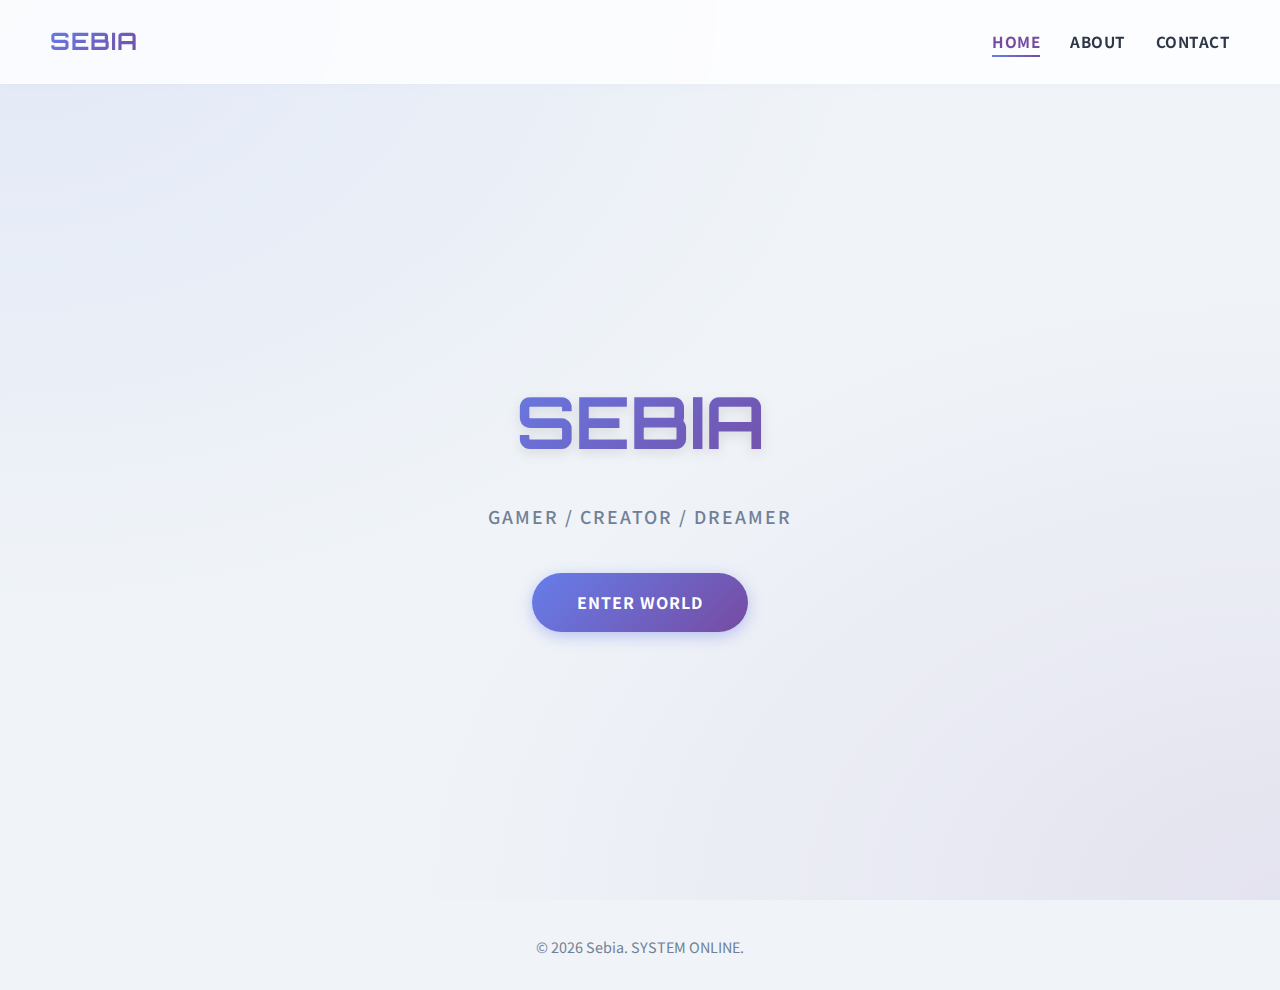
<file: index.html>
<!DOCTYPE html>
<html lang="ja">

<head>
    <meta charset="UTF-8">
    <meta name="viewport" content="width=device-width, initial-scale=1.0">
    <title>Sebia | aboutMe</title>
    <!-- Google Fonts -->
    <link rel="preconnect" href="https://fonts.googleapis.com">
    <link rel="preconnect" href="https://fonts.gstatic.com" crossorigin>
    <link
        href="https://fonts.googleapis.com/css2?family=Noto+Sans+JP:wght@400;700&family=Orbitron:wght@400;700;900&display=swap"
        rel="stylesheet">
    <link rel="stylesheet" href="style.css">
</head>

<body>


    <header class="main-header">
        <nav class="nav-container">
            <div class="logo">SEBIA</div>
            <ul class="nav-links">
                <li><a href="index.html" class="active">HOME</a></li>
                <li><a href="about.html">ABOUT</a></li>
                <li><a href="contact.html">CONTACT</a></li>
            </ul>
        </nav>
    </header>

    <main>
        <section class="hero-section">
            <div class="hero-content">
                <h1 class="glitch" data-text="SEBIA">SEBIA</h1>
                <p class="subtitle">GAMER / CREATOR / DREAMER</p>
                <a href="about.html" class="cta-button">ENTER WORLD</a>
            </div>
        </section>
    </main>

    <footer>
        <p>&copy; 2026 Sebia. SYSTEM ONLINE.</p>
    </footer>

    <script src="script.js"></script>
</body>

</html>
</file>
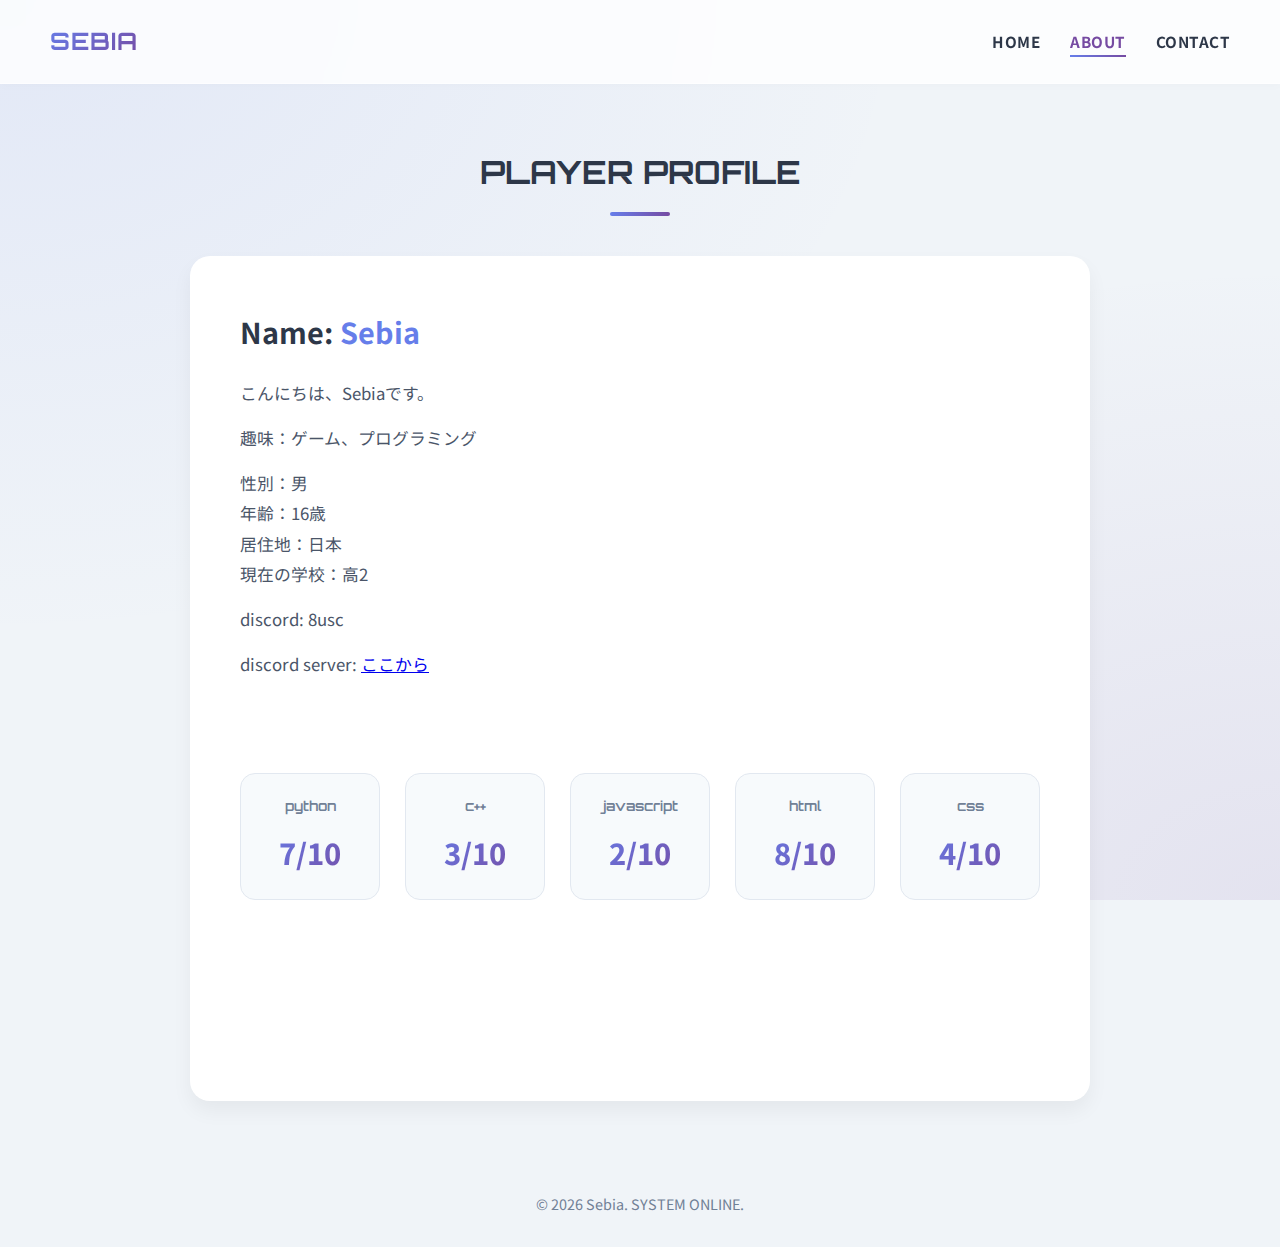
<file: about.html>
<!DOCTYPE html>
<html lang="ja">

<head>
    <meta charset="UTF-8">
    <meta name="viewport" content="width=device-width, initial-scale=1.0">
    <title>Sebia | About</title>
    <!-- Google Fonts -->
    <link rel="preconnect" href="https://fonts.googleapis.com">
    <link rel="preconnect" href="https://fonts.gstatic.com" crossorigin>
    <link
        href="https://fonts.googleapis.com/css2?family=Noto+Sans+JP:wght@400;700&family=Orbitron:wght@400;700;900&display=swap"
        rel="stylesheet">
    <link rel="stylesheet" href="style.css">
</head>

<body>


    <header class="main-header">
        <nav class="nav-container">
            <div class="logo">SEBIA</div>
            <ul class="nav-links">
                <li><a href="index.html">HOME</a></li>
                <li><a href="about.html" class="active">ABOUT</a></li>
                <li><a href="contact.html">CONTACT</a></li>
            </ul>
        </nav>
    </header>

    <main>
        <section class="about-section page-content">
            <div class="container">
                <h2 class="section-title">PLAYER PROFILE</h2>
                <div class="profile-card">
                    <div class="profile-info">
                        <h3>Name: <span class="highlight">Sebia</span></h3>
                        <p>こんにちは、Sebiaです。</p>
                        <p>趣味：ゲーム、プログラミング</p>
                        <p>性別：男
                            <br>
                            年齢：16歳
                            <br>
                            居住地：日本
                            <br>
                            現在の学校：高2
                        </p>
                        <p>discord: 8usc</p>
                        <p>discord server: <a href="https://discord.gg/VVxnqYW4Bg">ここから</a></p>
                        <br>
                        <div class="stats-grid">
                            <div class="stat-item">
                                <span class="stat-label">python</span>
                                <span class="stat-value">7/10</span>
                            </div>
                            <div class="stat-item">
                                <span class="stat-label">c++</span>
                                <span class="stat-value">3/10</span>
                            </div>
                            <div class="stat-item">
                                <span class="stat-label">javascript</span>
                                <span class="stat-value">2/10</span>
                            </div>
                            <div class="stat-item">
                                <span class="stat-label">html</span>
                                <span class="stat-value">8/10</span>
                            </div>
                            <div class="stat-item">
                                <span class="stat-label">css</span>
                                <span class="stat-value">4/10</span>
                            </div>
                            <div class="stat-item">
                                <span class="stat-label">sql</span>
                                <span class="stat-value">2/10</span>
                            </div>
                            <div class="stat-item">
                                <span class="stat-label">mysql</span>
                                <span class="stat-value">2/10</span>
                            </div>
                        </div>
                    </div>
                </div>
            </div>
        </section>
    </main>

    <footer>
        <p>&copy; 2026 Sebia. SYSTEM ONLINE.</p>
    </footer>

    <script src="script.js"></script>
</body>

</html>
</file>
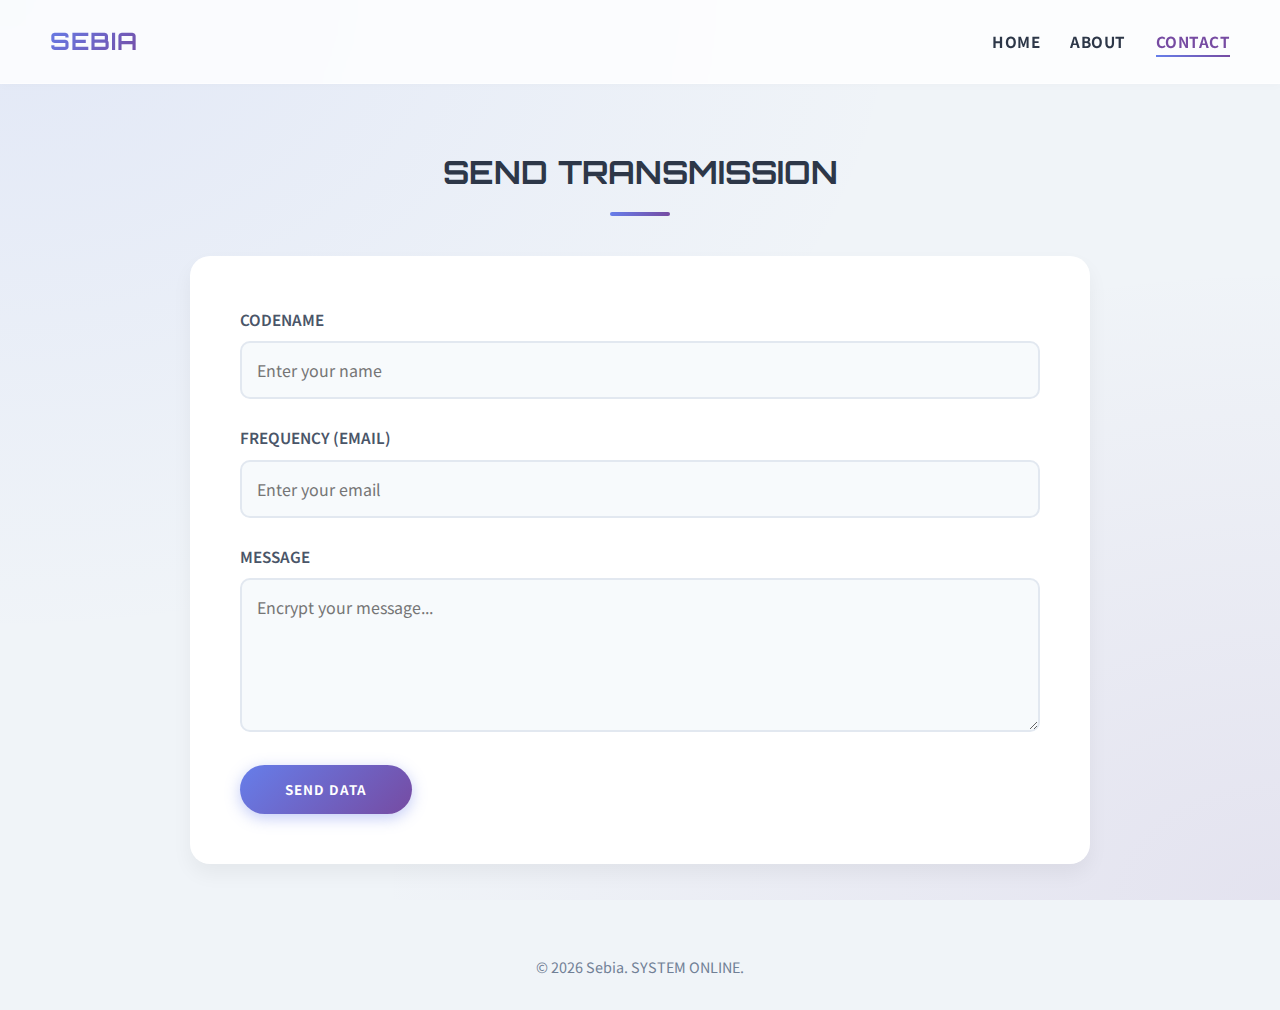
<file: contact.html>
<!DOCTYPE html>
<html lang="ja">

<head>
    <meta charset="UTF-8">
    <meta name="viewport" content="width=device-width, initial-scale=1.0">
    <title>Sebia | Contact</title>
    <!-- Google Fonts -->
    <link rel="preconnect" href="https://fonts.googleapis.com">
    <link rel="preconnect" href="https://fonts.gstatic.com" crossorigin>
    <link
        href="https://fonts.googleapis.com/css2?family=Noto+Sans+JP:wght@400;700&family=Orbitron:wght@400;700;900&display=swap"
        rel="stylesheet">
    <link rel="stylesheet" href="style.css">
</head>

<body>


    <header class="main-header">
        <nav class="nav-container">
            <div class="logo">SEBIA</div>
            <ul class="nav-links">
                <li><a href="index.html">HOME</a></li>
                <li><a href="about.html">ABOUT</a></li>
                <li><a href="contact.html" class="active">CONTACT</a></li>
            </ul>
        </nav>
    </header>

    <main>
        <section class="contact-section page-content">
            <div class="container">
                <h2 class="section-title">SEND TRANSMISSION</h2>
                <div class="contact-card">

                    <form class="contact-form" action="https://formspree.io/f/xykzbbzl" method="POST">
                        <div class="form-group">
                            <label for="name">CODENAME</label>
                            <input type="text" id="name" name="name" placeholder="Enter your name" required>
                        </div>
                        <div class="form-group">
                            <label for="email">FREQUENCY (EMAIL)</label>
                            <input type="email" id="email" name="email" placeholder="Enter your email" required>
                        </div>
                        <div class="form-group">
                            <label for="message">MESSAGE</label>
                            <textarea id="message" name="message" rows="5" placeholder="Encrypt your message..."
                                required></textarea>
                        </div>
                        <button type="submit" class="cta-button">SEND DATA</button>
                    </form>
                </div>
            </div>
        </section>
    </main>

    <footer>
        <p>&copy; 2026 Sebia. SYSTEM ONLINE.</p>
    </footer>

    <script src="script.js"></script>
</body>

</html>
</file>
<file: style.css>
:root {
    --bg-color: #f0f4f8;
    --text-color: #2d3748;
    --primary-accent: #667eea;
    /* Soft Blue */
    --secondary-accent: #764ba2;
    /* Soft Purple */
    --glass-bg: rgba(255, 255, 255, 0.8);
    --font-heading: 'Orbitron', sans-serif;
    --font-body: 'Noto Sans JP', sans-serif;
    --card-shadow: 0 10px 20px rgba(0, 0, 0, 0.05);
}

* {
    margin: 0;
    padding: 0;
    box-sizing: border-box;
}

body {
    background-color: var(--bg-color);
    background-image:
        radial-gradient(at 0% 0%, rgba(102, 126, 234, 0.1) 0px, transparent 50%),
        radial-gradient(at 100% 100%, rgba(118, 75, 162, 0.1) 0px, transparent 50%);
    background-attachment: fixed;
    color: var(--text-color);
    font-family: var(--font-body);
    overflow-x: hidden;
    line-height: 1.8;
    /* Slightly looser line height */
    display: flex;
    flex-direction: column;
    min-height: 100vh;
}

main {
    flex: 1;
}

/* Header & Nav */
.main-header {
    width: 100%;
    padding: 20px 50px;
    background: var(--glass-bg);
    backdrop-filter: blur(10px);
    border-bottom: 1px solid rgba(255, 255, 255, 0.5);
    z-index: 100;
    display: flex;
    justify-content: center;
    position: sticky;
    top: 0;
    box-shadow: 0 2px 10px rgba(0, 0, 0, 0.02);
}

.nav-container {
    width: 100%;
    max-width: 1200px;
    display: flex;
    justify-content: space-between;
    align-items: center;
}

.logo {
    font-family: var(--font-heading);
    font-size: 1.5rem;
    font-weight: 700;
    background: linear-gradient(135deg, var(--primary-accent), var(--secondary-accent));
    -webkit-background-clip: text;
    -webkit-text-fill-color: transparent;
    letter-spacing: 1px;
}

.nav-links {
    list-style: none;
    display: flex;
    gap: 30px;
}

.nav-links a {
    text-decoration: none;
    color: var(--text-color);
    font-family: var(--font-body);
    /* Switched to body font for softness */
    font-weight: 700;
    font-size: 0.95rem;
    letter-spacing: 0.5px;
    transition: 0.3s;
    position: relative;
}

.nav-links a:hover,
.nav-links a.active {
    color: var(--secondary-accent);
}

.nav-links a::after {
    content: '';
    position: absolute;
    bottom: -5px;
    left: 0;
    width: 0;
    height: 2px;
    background: linear-gradient(to right, var(--primary-accent), var(--secondary-accent));
    transition: width 0.3s ease;
}

.nav-links a:hover::after,
.nav-links a.active::after {
    width: 100%;
}

/* Hero Section */
.hero-section {
    height: calc(100vh - 80px);
    display: flex;
    justify-content: center;
    align-items: center;
    text-align: center;
    position: relative;
}

.hero-content h1 {
    font-family: var(--font-heading);
    font-size: 4.5rem;
    font-weight: 700;
    margin-bottom: 10px;
    background: linear-gradient(135deg, var(--primary-accent), var(--secondary-accent));
    -webkit-background-clip: text;
    -webkit-text-fill-color: transparent;
    /* Removed glitch animation for softness */
    filter: drop-shadow(0 4px 6px rgba(0, 0, 0, 0.1));
}

.subtitle {
    font-size: 1.1rem;
    margin: 15px 0 40px;
    letter-spacing: 2px;
    color: #718096;
    font-weight: 500;
}

.cta-button {
    display: inline-block;
    padding: 15px 45px;
    background: linear-gradient(135deg, var(--primary-accent), var(--secondary-accent));
    border: none;
    border-radius: 50px;
    /* Rounded pill shape */
    color: white;
    text-decoration: none;
    font-family: var(--font-body);
    font-weight: bold;
    letter-spacing: 1px;
    transition: transform 0.3s ease, box-shadow 0.3s ease;
    box-shadow: 0 4px 15px rgba(102, 126, 234, 0.4);
    cursor: pointer;
}

.cta-button:hover {
    transform: translateY(-2px);
    box-shadow: 0 8px 25px rgba(118, 75, 162, 0.5);
}

/* Page Content Generic */
.page-content {
    padding: 60px 20px;
    display: flex;
    justify-content: center;
    min-height: calc(100vh - 160px);
}

.container {
    max-width: 900px;
    width: 100%;
}

.section-title {
    font-family: var(--font-heading);
    font-size: 2rem;
    color: var(--text-color);
    margin-bottom: 40px;
    text-align: center;
    position: relative;
    display: inline-block;
    width: 100%;
}

.section-title::after {
    content: '';
    display: block;
    width: 60px;
    height: 4px;
    background: linear-gradient(to right, var(--primary-accent), var(--secondary-accent));
    border-radius: 2px;
    margin: 10px auto 0;
}

/* About Section */
.profile-card {
    background: white;
    border: none;
    box-shadow: var(--card-shadow);
    padding: 50px;
    border-radius: 20px;
    position: relative;
    overflow: hidden;
    transition: transform 0.3s ease;
}

.profile-card:hover {
    transform: translateY(-5px);
}

.profile-info h3 {
    font-size: 1.8rem;
    margin-bottom: 20px;
    color: var(--text-color);
}

.highlight {
    color: var(--primary-accent);
    font-weight: bold;
}

.profile-info p {
    margin-bottom: 15px;
    font-size: 1.05rem;
    color: #4a5568;
}

.stats-grid {
    display: grid;
    grid-template-columns: repeat(auto-fit, minmax(140px, 1fr));
    gap: 25px;
    margin-top: 50px;
}

.stat-item {
    background: #f7fafc;
    padding: 20px;
    border-radius: 15px;
    border: 1px solid #e2e8f0;
    text-align: center;
    transition: all 0.3s ease;
}

.stat-item:hover {
    background: white;
    box-shadow: 0 10px 15px rgba(0, 0, 0, 0.05);
    border-color: var(--primary-accent);
    transform: translateY(-5px);
}

.stat-label {
    display: block;
    font-family: var(--font-heading);
    color: #718096;
    font-size: 0.85rem;
    margin-bottom: 8px;
    font-weight: 600;
}

.stat-value {
    display: block;
    font-size: 1.8rem;
    font-weight: 800;
    background: linear-gradient(135deg, var(--primary-accent), var(--secondary-accent));
    -webkit-background-clip: text;
    -webkit-text-fill-color: transparent;
}

/* Contact Section */
.contact-card {
    background: white;
    box-shadow: var(--card-shadow);
    border: none;
    padding: 50px;
    border-radius: 20px;
}

.form-group {
    margin-bottom: 25px;
}

.form-group label {
    display: block;
    font-family: var(--font-body);
    color: #4a5568;
    margin-bottom: 8px;
    font-size: 0.95rem;
    font-weight: 600;
}

.form-group input,
.form-group textarea {
    width: 100%;
    padding: 15px;
    background: #f7fafc;
    border: 2px solid #e2e8f0;
    border-radius: 10px;
    color: var(--text-color);
    font-family: var(--font-body);
    font-size: 1rem;
    outline: none;
    transition: 0.3s;
}

.form-group input:focus,
.form-group textarea:focus {
    border-color: var(--primary-accent);
    background: white;
    box-shadow: 0 0 0 4px rgba(102, 126, 234, 0.1);
}

/* Footer */
footer {
    padding: 30px;
    text-align: center;
    background: transparent;
    border-top: none;
    font-family: var(--font-body);
    font-size: 0.9rem;
    color: #718096;
    margin-top: auto;
}

/* Mobile Responsive */
@media (max-width: 768px) {
    .hero-content h1 {
        font-size: 3rem;
    }

    .main-header {
        padding: 15px 20px;
    }

    .nav-links {
        display: none;
    }

    .page-content {
        padding: 40px 20px;
    }

    .profile-card,
    .contact-card {
        padding: 30px;
    }
}
</file>
